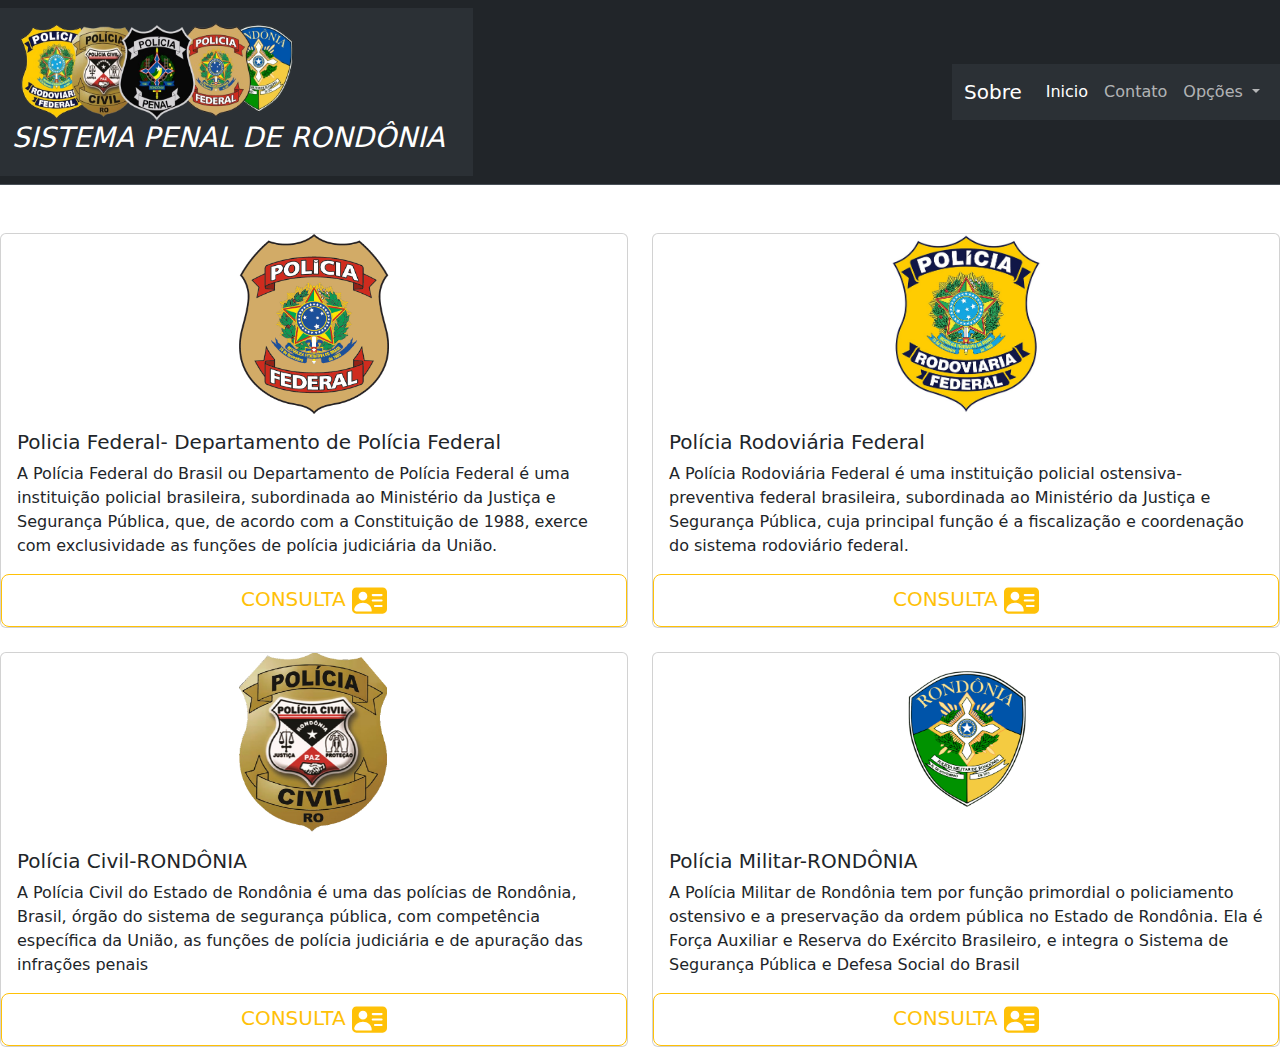
<file: Sistema/index.html>
<!doctype html>
  <html lang="pt-br">
    <head>
      <meta charset="utf-8">
      <meta name="viewport" content="width=device-width, initial-scale=1">
      <link href="https://cdn.jsdelivr.net/npm/bootstrap@5.3.3/dist/css/bootstrap.min.css" rel="stylesheet" integrity="sha384-QWTKZyjpPEjISv5WaRU9OFeRpok6YctnYmDr5pNlyT2bRjXh0JMhjY6hW+ALEwIH" crossorigin="anonymous">
       <!-- titulo do site-->
      <title>CONSULTA CRIMINAL</title>
      
  </head>
  <body>
  <script src="https://cdn.jsdelivr.net/npm/@popperjs/core@2.11.8/dist/umd/popper.min.js" integrity="sha384-I7E8VVD/ismYTF4hNIPjVp/Zjvgyol6VFvRkX/vR+Vc4jQkC+hVqc2pM8ODewa9r" crossorigin="anonymous"></script>
  <script src="https://cdn.jsdelivr.net/npm/bootstrap@5.3.3/dist/js/bootstrap.min.js" integrity="sha384-0pUGZvbkm6XF6gxjEnlmuGrJXVbNuzT9qBBavbLwCsOGabYfZo0T0to5eqruptLy" crossorigin="anonymous"></script>

  <nav class="navbar bg-dark border-bottom border-body" data-bs-theme="dark">
    <nav class="navbar bg-body-tertiary">
      <div class="container-fluid">
        <a class="navbar-brand" href="index.html">
          <img src="/Sistema/assets/brasões.png" alt="Logo" width="290" height="100" class="d-inline-block align-text-center">
        
          <center><i><h3>SISTEMA PENAL DE RONDÔNIA</h3></i></center>
        </a>
      </div>
    </nav>
  <!-- Criação da NAVEGAÇÃO das opções da Pagína -->
    <nav class="navbar navbar-expand-lg bg-body-tertiary">
      <div class="container-fluid">
        <a class="navbar-brand" href="sobre.html">Sobre</a>
        <button class="navbar-toggler" type="button" data-bs-toggle="collapse" data-bs-target="#navbarNav" aria-controls="navbarNav" aria-expanded="false" aria-label="Toggle navigation">
          <span class="navbar-toggler-icon"></span>
        </button>
        <div class="collapse navbar-collapse" id="navbarNav">
          <ul class="navbar-nav">
            <li class="nav-item">
              <a class="nav-link active" aria-current="page" href="#">Inicio</a>
            </li>
            <li class="nav-item">
              <a class="nav-link" href="#">Contato</a>
            </li>
              <li class="nav-item dropdown">
                <a class="nav-link dropdown-toggle" href="#" role="button" data-bs-toggle="dropdown" aria-expanded="false">
                  Opções
                </a>
                <ul class="dropdown-menu">
                  <li><a class="dropdown-item" href="#">Corregedoria</a></li>
                  <li><a class="dropdown-item" href="#">Denuncia</a></li>
                  <li><a class="dropdown-item" href="https://wa.me/5569992646823">Whatsapp</a></li>
              
                </ul>
              </li>
            </li>
          </ul>
        </div>
      </div>
    </nav>
  </nav>
  </nav>
  <!-- fim aqui  -->

  <!-- Inicio dos cartões das Organizações militares -->
  <div class="row row-cols-1 row-cols-md-2 g-4 mt-4">
    <div class="col">
      <div class="card">
        <CENTER><img src="/Sistema/assets/Federal.png" alt="Logo" width="150" height="180" class="d-inline-block align-text-center"></CENTER>
        <div class="card-body">
          <h5 class="card-title">Policia Federal- Departamento de Polícia Federal</h5>
          <p class="card-text">A Polícia Federal do Brasil ou Departamento de Polícia Federal é uma instituição policial brasileira, subordinada ao Ministério da Justiça e Segurança Pública, que, de acordo com a Constituição de 1988, exerce com exclusividade as funções de polícia judiciária da União.</div>
            <a class="btn btn-outline-warning btn-lg" href="https://servicos.pf.gov.br/epol-sinic-publico/" role="button">CONSULTA
              <svg xmlns="http://www.w3.org/2000/svg" width="35" height="35" fill="currentColor" class="bi bi-person-vcard-fill" viewBox="0 0 16 16">
                <path d="M0 4a2 2 0 0 1 2-2h12a2 2 0 0 1 2 2v8a2 2 0 0 1-2 2H2a2 2 0 0 1-2-2zm9 1.5a.5.5 0 0 0 .5.5h4a.5.5 0 0 0 0-1h-4a.5.5 0 0 0-.5.5M9 8a.5.5 0 0 0 .5.5h4a.5.5 0 0 0 0-1h-4A.5.5 0 0 0 9 8m1 2.5a.5.5 0 0 0 .5.5h3a.5.5 0 0 0 0-1h-3a.5.5 0 0 0-.5.5m-1 2C9 10.567 7.21 9 5 9c-2.086 0-3.8 1.398-3.984 3.181A1 1 0 0 0 2 13h6.96q.04-.245.04-.5M7 6a2 2 0 1 0-4 0 2 2 0 0 0 4 0"/>
              </svg>
            </a>
        </div>
    </div>
    <!--Cartão da PRF -->
    <div class="col">
      <div class="card">
        <CENTER><img src="/Sistema/assets/Prf_brasao_novo.jpg" alt="Logo" width="150" height="180" class="d-inline-block align-text-center"></CENTER>
        <div class="card-body">
          <h5 class="card-title">Polícia Rodoviária Federal</h5>
          <p class="card-text">A Polícia Rodoviária Federal é uma instituição policial ostensiva-preventiva federal brasileira, subordinada ao Ministério da Justiça e Segurança Pública, cuja principal função é a fiscalização e coordenação do sistema rodoviário federal.</div>
            <a class="btn btn-outline-warning btn-lg" href="https://sicop.prf.gov.br/sicop/sinal" role="button">CONSULTA
              <svg xmlns="http://www.w3.org/2000/svg" width="35" height="35" fill="currentColor" class="bi bi-person-vcard-fill" viewBox="0 0 16 16">
                <path d="M0 4a2 2 0 0 1 2-2h12a2 2 0 0 1 2 2v8a2 2 0 0 1-2 2H2a2 2 0 0 1-2-2zm9 1.5a.5.5 0 0 0 .5.5h4a.5.5 0 0 0 0-1h-4a.5.5 0 0 0-.5.5M9 8a.5.5 0 0 0 .5.5h4a.5.5 0 0 0 0-1h-4A.5.5 0 0 0 9 8m1 2.5a.5.5 0 0 0 .5.5h3a.5.5 0 0 0 0-1h-3a.5.5 0 0 0-.5.5m-1 2C9 10.567 7.21 9 5 9c-2.086 0-3.8 1.398-3.984 3.181A1 1 0 0 0 2 13h6.96q.04-.245.04-.5M7 6a2 2 0 1 0-4 0 2 2 0 0 0 4 0"/>
              </svg>
            </a>
            
          </div>
    </div>
    <!--cartão da Civil -->
    <div class="col">
      <div class="card">
        <CENTER><img src="/Sistema/assets/Brasão_Polícia_Civil_do_Estado_de_Rondônia.png" alt="Logo" width="150" height="180" class="d-inline-block align-text-center"></CENTER>
        <div class="card-body">
          <h5 class="card-title">Polícia Civil-RONDÔNIA</h5>
          <p class="card-text">A Polícia Civil do Estado de Rondônia é uma das polícias de Rondônia, Brasil, órgão do sistema de segurança pública, com competência específica da União, as funções de polícia judiciária e de apuração das infrações penais</div>
            <a class="btn btn-outline-warning btn-lg" href="https://delegaciavirtual.sinesp.gov.br/portal/" role="button">CONSULTA
              <svg xmlns="http://www.w3.org/2000/svg" width="35" height="35" fill="currentColor" class="bi bi-person-vcard-fill" viewBox="0 0 16 16">
                <path d="M0 4a2 2 0 0 1 2-2h12a2 2 0 0 1 2 2v8a2 2 0 0 1-2 2H2a2 2 0 0 1-2-2zm9 1.5a.5.5 0 0 0 .5.5h4a.5.5 0 0 0 0-1h-4a.5.5 0 0 0-.5.5M9 8a.5.5 0 0 0 .5.5h4a.5.5 0 0 0 0-1h-4A.5.5 0 0 0 9 8m1 2.5a.5.5 0 0 0 .5.5h3a.5.5 0 0 0 0-1h-3a.5.5 0 0 0-.5.5m-1 2C9 10.567 7.21 9 5 9c-2.086 0-3.8 1.398-3.984 3.181A1 1 0 0 0 2 13h6.96q.04-.245.04-.5M7 6a2 2 0 1 0-4 0 2 2 0 0 0 4 0"/>
              </svg>
            </a>
            
          </div>
    </div>
    <!-- cartão da PMRO -->
    <div class="col">
      <div class="card">
        <CENTER><img src="/Sistema/assets/Brasao-PMRO-370x523.png" alt="Logo" width="130" height="180" class="d-inline-block align-text-center"></CENTER>
        <div class="card-body">
          <h5 class="card-title">Polícia Militar-RONDÔNIA</h5>
          <p class="card-text">A Polícia Militar de Rondônia tem por função primordial o policiamento ostensivo e a preservação da ordem pública no Estado de Rondônia. Ela é Força Auxiliar e Reserva do Exército Brasileiro, e integra o Sistema de Segurança Pública e Defesa Social do Brasil</div>
            <a class="btn btn-outline-warning btn-lg" href="https://wa.me/5569984711861" role="button">CONSULTA
              <svg xmlns="http://www.w3.org/2000/svg" width="35" height="35" fill="currentColor" class="bi bi-person-vcard-fill" viewBox="0 0 16 16">
                <path d="M0 4a2 2 0 0 1 2-2h12a2 2 0 0 1 2 2v8a2 2 0 0 1-2 2H2a2 2 0 0 1-2-2zm9 1.5a.5.5 0 0 0 .5.5h4a.5.5 0 0 0 0-1h-4a.5.5 0 0 0-.5.5M9 8a.5.5 0 0 0 .5.5h4a.5.5 0 0 0 0-1h-4A.5.5 0 0 0 9 8m1 2.5a.5.5 0 0 0 .5.5h3a.5.5 0 0 0 0-1h-3a.5.5 0 0 0-.5.5m-1 2C9 10.567 7.21 9 5 9c-2.086 0-3.8 1.398-3.984 3.181A1 1 0 0 0 2 13h6.96q.04-.245.04-.5M7 6a2 2 0 1 0-4 0 2 2 0 0 0 4 0"/>
              </svg>
            </a>
          </div>
    </div>
  </div>
  <!-- FIM DOS CARTÕES -->

  </body>
  </html>

  <!-- INTEGRANTES DO GRUPO: ALBERT OJEDA, FELIPE RESKY, MELISSA SALAZAR, GUILHERME ZIMMER-->
</file>
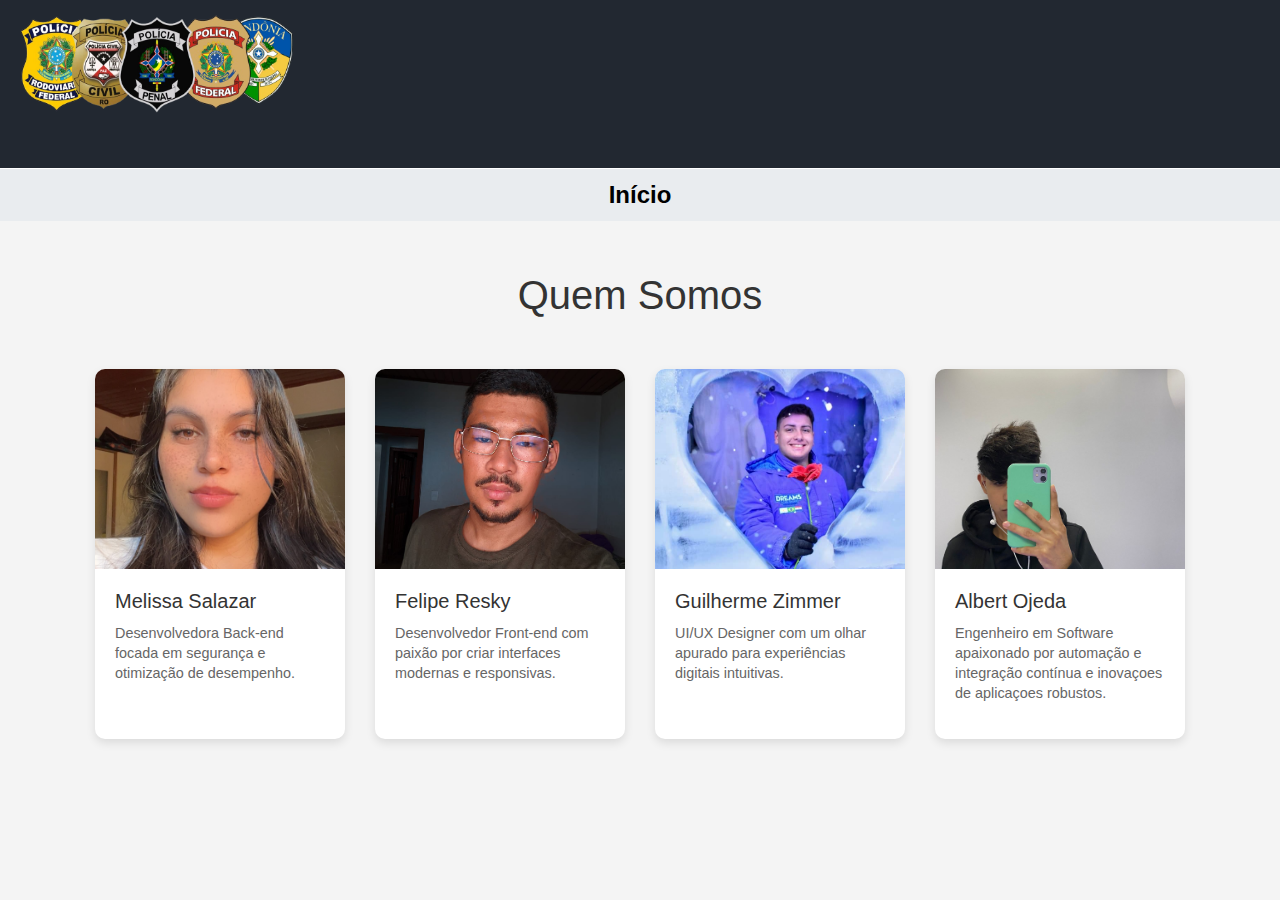
<file: Sistema/sobre.html>
<!doctype html>
    <html lang="pt-br">
    <head>
      <meta charset="utf-8">
      <meta name="viewport" content="width=device-width, initial-scale=1">
      <link href="https://cdn.jsdelivr.net/npm/bootstrap@5.3.3/dist/css/bootstrap.min.css" rel="stylesheet" integrity="sha384-QWTKZyjpPEjISv5WaRU9OFeRpok6YctnYmDr5pNlyT2bRjXh0JMhjY6hW+ALEwIH" crossorigin="anonymous">

      <title>Equipe Desenvolvedora</title>
      <link rel="stylesheet" href="sobre.css"> <!-- Link para o CSS externo -->

    </head>
    <body>

    <!-- Scripts do Bootstrap -->
    <script src="https://cdn.jsdelivr.net/npm/@popperjs/core@2.11.8/dist/umd/popper.min.js" integrity="sha384-I7E8VVD/ismYTF4hNIPjVp/Zjvgyol6VFvRkX/vR+Vc4jQkC+hVqc2pM8ODewa9r" crossorigin="anonymous"></script>
    <script src="https://cdn.jsdelivr.net/npm/bootstrap@5.3.3/dist/js/bootstrap.min.js" integrity="sha384-0pUGZvbkm6XF6gxjEnlmuGrJXVbNuzT9qBBavbLwCsOGabYfZo0T0to5eqruptLy" crossorigin="anonymous"></script>
  
    <!-- Navbar com cores personalizadas -->
    <nav class="navbar" style="background-color: #222831; border-bottom: 1px solid #ffffff;" data-bs-theme="dark">
      <div class="container-fluid">
        <a class="navbar-brand" href="index.html" style="color: #f8f9fa;">
          <img src="assets/brasões.png" alt="Logo" width="290" height="100" class="d-inline-block align-center">
          <center><i><h3 style="color: #222831;">SISTEMA PENAL DE RONDÔNIA</h3></i></center>
        </a>
      </div>
    </nav>
  
    <nav class="navbar navbar-expand-lg" style="background-color: #e9ecef;">
      <div class="container-fluid">
        <div class="collapse navbar-collapse" id="navbarNav">
            
              <div class="container-fluid">
                <div class="d-flex justify-content-center w-100">

              <a class="nav-link active" aria-current="page" href="index.html" style="color: #000000; font-size:1.5rem; font-weight:bold;">Início</a>

          </div>
          </div>
        </div>
      </div>
    </nav>


    </head>
    <body>
      <h1>Quem Somos</h1>
      <div class="container">
          <div class="team-member">
              <img src="assets\Programadores\melissa.jpg" alt="Foto de Melissa Salazar">
              <div class="member-info">
                <!-- PARTE FEITA PELA MELISSA-->
                  <h3>Melissa Salazar</h3>
                  <p>Desenvolvedora Back-end focada em segurança e otimização de desempenho.</p>
                
                  </a>
              </div>
          </div>
            <!-- PARTE FEITA PELO FELIPE RESKY-->
          <div class="team-member">
              <img src="assets\Programadores/resky.jpeg" alt="Foto de Felipe Resky">
              <div class="member-info">
                  <h3>Felipe Resky</h3>
                  <p>Desenvolvedor Front-end com paixão por criar interfaces modernas e responsivas.</p>
              </div>
          </div>
          <!-- #PARTE FEITA POR ZIMMER-->
          <div class="team-member">
              <img src="assets\Programadores\ziimer.jpeg" alt="Foto de Guilherme Zimmer">
              <div class="member-info">
                  <h3>Guilherme Zimmer</h3>
                  <p>UI/UX Designer com um olhar apurado para experiências digitais intuitivas.</p>
              </div>
          </div>
              

          <!-- PARTE FEITA POR ALBERT
            o team-meber do boostramp é usado para estilizar e agrupar as informaçoes de dos membros dos equipes -->

          <div class="team-member">
              <img src="assets\Programadores/albert.jpeg" alt="Foto de Albert Ojeda">
              <!-- O member-info é usado para agrupa o nome e as informaçoes dos participantes deixando um estilizaçao perfeita-->
              <div class="member-info">
                  <h3>Albert Ojeda</h3>
                  <p>Engenheiro em Software apaixonado por automação e integração contínua e inovaçoes de aplicaçoes robustos.</p>
              </div>
          </div>
      </div>
      <script src="https://cdn.jsdelivr.net/npm/@popperjs/core@2.11.8/dist/umd/popper.min.js" integrity="sha384-I7E8VVD/ismYTF4hNIPjVp/Zjvgyol6VFvRkX/vR+Vc4jQkC+hVqc2pM8ODewa9r" crossorigin="anonymous"></script>
      <script src="https://cdn.jsdelivr.net/npm/bootstrap@5.3.3/dist/js/bootstrap.min.js" integrity="sha384-0pUGZvbkm6XF6gxjEnlmuGrJXVbNuzT9qBBavbLwCsOGabYfZo0T0to5eqruptLy" crossorigin="anonymous"></script>
    </body>
    </html>

    </body>
    </html>
</file>
<file: Sistema/sobre.css>
/* Estilos gerais */
body {
    font-family: Arial, sans-serif;
    background-color: #f4f4f4;
  }
  
  h1 {
    text-align: center;
    margin: 50px 0;
    color: #333;
  }
  
  .container {
    display: flex;
    flex-wrap: wrap;
    gap: 30px;
    justify-content: center;
  }
  
  /* Estilo para os membros da equipe */
  .team-member {
    background-color: #fff;
    border-radius: 10px;
    overflow: hidden;
    width: 250px;
    box-shadow: 0 4px 10px rgba(0, 0, 0, 0.1);
    transition: transform 0.3s ease, box-shadow 0.3s ease;
    cursor: pointer;
  }
  
  .team-member:hover {
    transform: scale(1.05);
    box-shadow: 0 8px 20px rgba(0, 0, 0, 0.15);
  }
  
  .team-member img {
    width: 100%;
    height: 200px;
    object-fit: cover;
  }
  
  .member-info {
    padding: 20px;
  }
  
  .member-info h3 {
    font-size: 1.25rem;
    color: #333;
    margin-bottom: 10px;
  }
  
  .member-info p {
    font-size: 0.9rem;
    color: #666;
    line-height: 1.4;
  }
  
  /* Estilos de responsividade */
  @media (max-width: 768px) {
    .container {
      flex-direction: column;
      align-items: center;
    }
  
    .team-member {
      width: 90%;
      margin-bottom: 20px;
    }
  }
</file>
